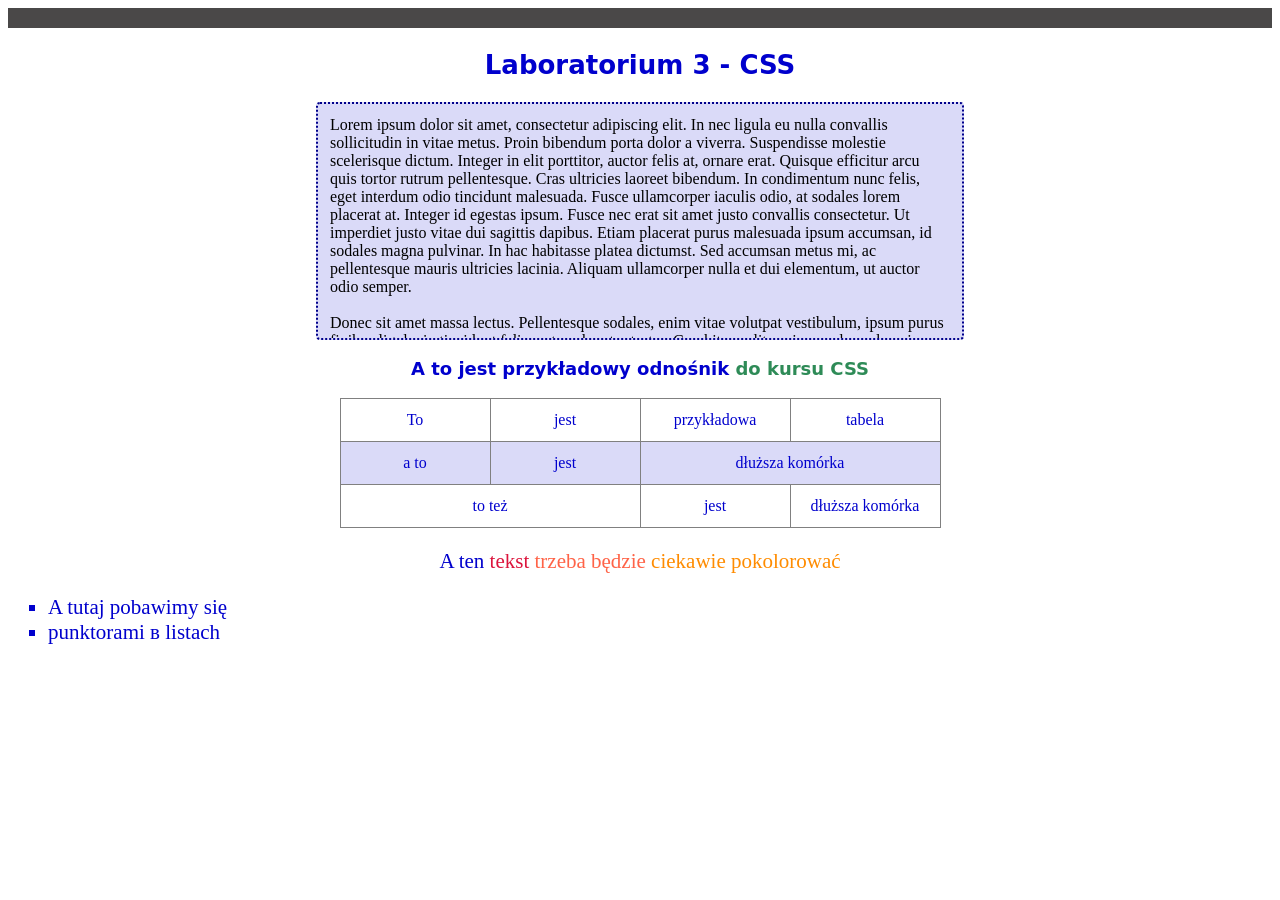
<file: Lab3/index.html>
<!DOCTYPE html>
<html lang="uk">

<head>
    <meta charset="UTF-8">
    <meta name="viewport" content="width=device-width, initial-scale=1.0">
    <title>Personal Project - CSS Styling</title>
    <link rel="stylesheet" href="style.css">
</head>

<body>
    <header class="top-banner">
        <article class="header-content">
        </article>
    </header>

    <main>
        <section class="intro-block">
            <h2 class="lab-title">Laboratorium 3 - CSS</h2>
            <div class="text-wrapper">
                <div class="text-container">
                    Lorem ipsum dolor sit amet, consectetur adipiscing elit. In nec ligula eu nulla
                    convallis sollicitudin in vitae metus. Proin bibendum porta dolor a viverra. Suspendisse molestie
                    scelerisque dictum. Integer in elit porttitor, auctor felis at, ornare erat. Quisque efficitur arcu
                    quis tortor rutrum pellentesque. Cras ultricies laoreet bibendum. In condimentum nunc felis, eget
                    interdum odio tincidunt malesuada. Fusce ullamcorper iaculis odio, at sodales lorem placerat at.
                    Integer id egestas ipsum. Fusce nec erat sit amet justo convallis consectetur. Ut imperdiet justo
                    vitae dui sagittis dapibus. Etiam placerat purus malesuada ipsum accumsan, id sodales magna
                    pulvinar. In hac habitasse platea dictumst. Sed accumsan metus mi, ac pellentesque mauris ultricies
                    lacinia. Aliquam ullamcorper nulla et dui elementum, ut auctor odio semper.
                    <br><br>
                    Donec sit amet massa lectus. Pellentesque sodales, enim vitae volutpat vestibulum, ipsum purus
                    finibus ligula, in tincidunt felis metus pharetra tortor. Curabitur velit sapien, malesuada quis
                    purus viverra, interdum tincidunt metus. Quisque eget vulputate magna. Phasellus ullamcorper tempus
                    turpis, eget ultricies nisl eleifend id. Proin cursus nulla a varius posuere. Mauris ut nulla id
                    lectus posuere feugiat vel sed augue. Ut eget feugiat erat.
                    <br><br>
                    Etiam ultrices diam elit, sit amet vestibulum diam blandit ac. Cras egestas pulvinar diam sit amet
                    suscipit. Integer at felis consequat, rutrum est a, efficitur arcu. Donec lacus libero, tincidunt
                    sed urna sit amet, posuere ultricies sapien. Sed vitae leo ullamcorper, sodales dui at, pharetra ex.
                    Vivamus lobortis nec lorem sit amet egestas. Quisque vehicula semper augue. Fusce ac accumsan risus.
                    Vestibulum ante ipsum primis in faucibus orci luctus et ultrices posuere cubilia curae;
                </div>
            </div>
        </section>

        <section class="course-info">
            <p>A to jest przykładowy odnośnik <a href="https://www.w3schools.com/css/default.asp" target="_blank">do
                    kursu CSS</a></p>
        </section>

        <section class="data-display">
            <table>
                <tbody>
                    <tr>
                        <td>To</td>
                        <td>jest</td>
                        <td>przykładowa</td>
                        <td>tabela</td>
                    </tr>
                    <tr class="bg-blue">
                        <td>a to</td>
                        <td>jest</td>
                        <td colspan="2">dłuższa komórka</td>
                    </tr>
                    <tr>
                        <td colspan="2">to też</td>
                        <td>jest</td>
                        <td>dłuższa komórka</td>
                    </tr>
                </tbody>
            </table>
        </section>

        <div class="text-blue-center">
            <p>A ten <span class="text-danger">tekst</span> <span class="text-warning">trzeba będzie</span> <span
                    class="text-accent">ciekawie pokolorować</span></p>
        </div>
        <ul class="custom-list">
            <li>A tutaj pobawimy się</li>
            <li>punktorami в listach</li>
        </ul>
    </main>
</body>

</html>
</file>
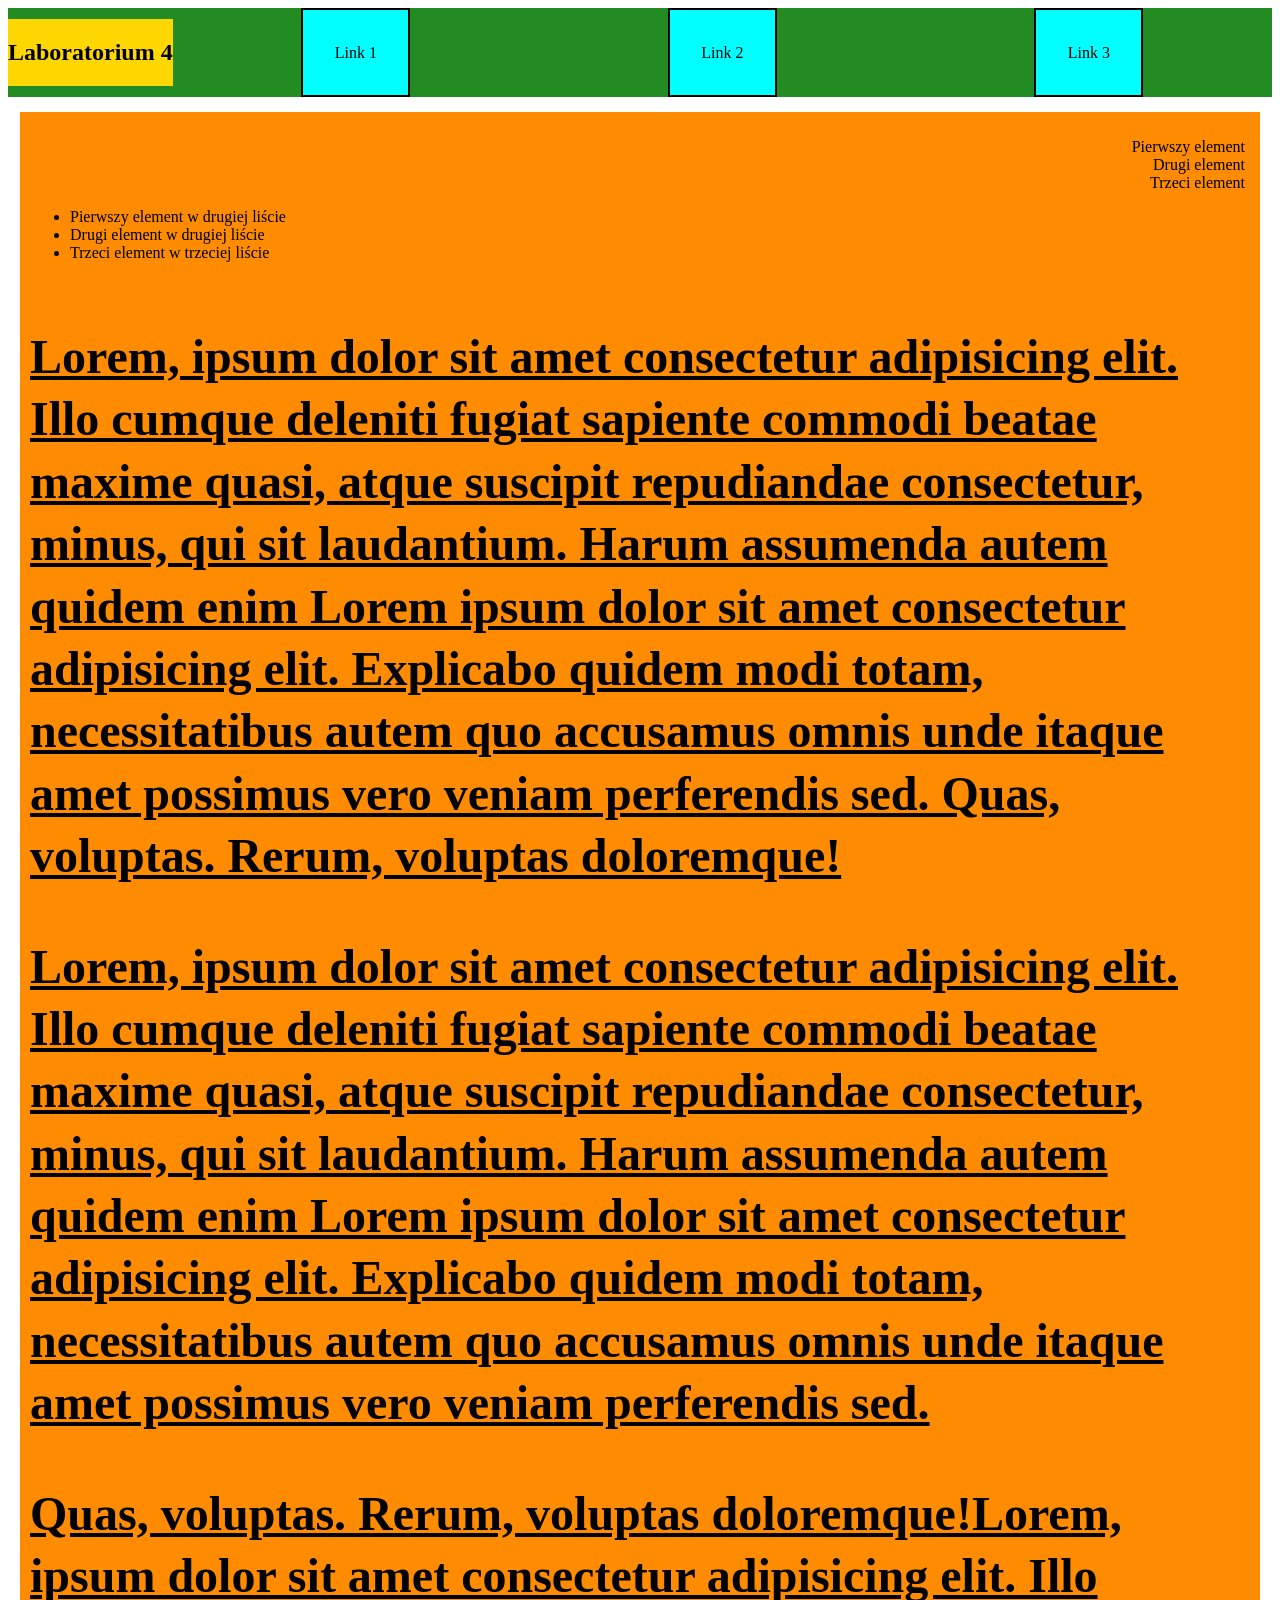
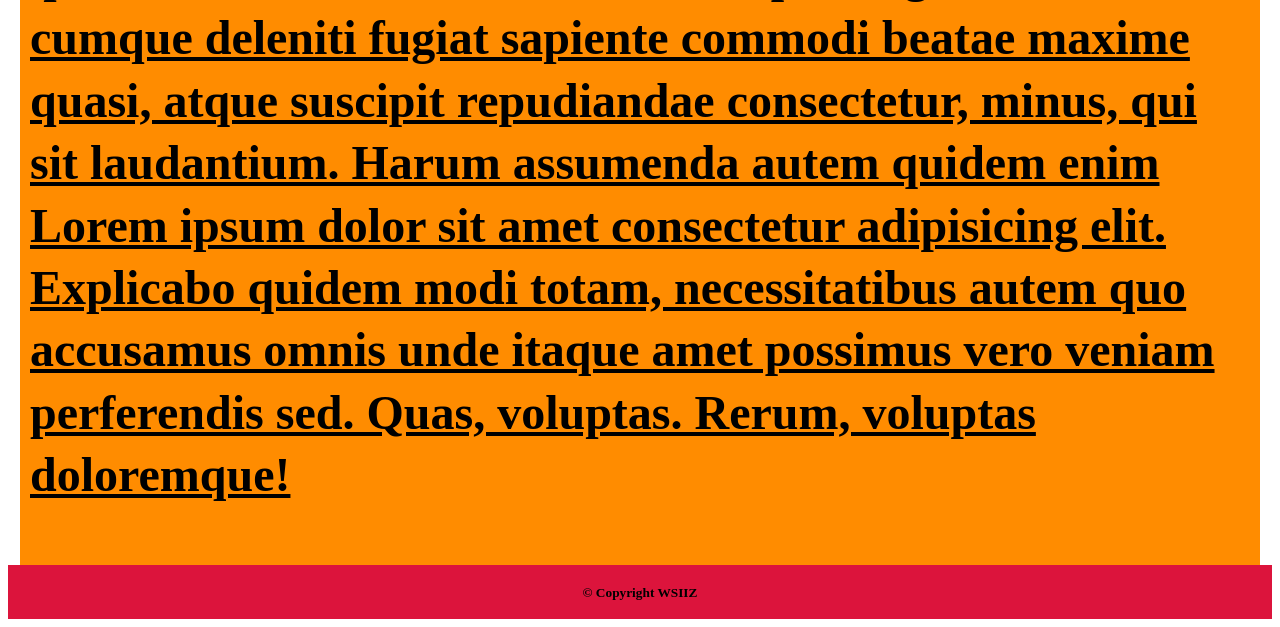
<file: Lab4/index.html>
<!DOCTYPE html>
<html lang="uk">

<head>
    <meta charset="UTF-8">
    <meta name="viewport" content="width=device-width, initial-scale=1.0">
    <title>Lab 4 - Web Layout</title>
    <link rel="stylesheet" href="style.css">
</head>

<body>
    <div id="main-wrapper">
        <header class="site-header">
            <section class="branding">
                <h1>Laboratorium 4</h1>
            </section>
            <nav class="navigation-menu">
                <a href="#" class="nav-link">Link 1</a>
                <a href="#" class="nav-link">Link 2</a>
                <a href="#" class="nav-link">Link 3</a>
            </nav>
        </header>

        <main class="page-body">
            <article class="main-content">
                <div class="lists-group">
                    <ul class="primary-list">
                        <li>Pierwszy element</li>
                        <li>Drugi element</li>
                        <li>Trzeci element</li>
                    </ul>
                    <ul class="secondary-list">
                        <li>Pierwszy element w drugiej liście</li>
                        <li>Drugi element w drugiej liście</li>
                        <li>Trzeci element w trzeciej liście</li>
                    </ul>
                </div>
                
                <section class="text-description">
                    <p>
                        Lorem, ipsum dolor sit amet consectetur adipisicing elit. Illo cumque deleniti fugiat sapiente
                        commodi beatae maxime quasi, atque suscipit repudiandae consectetur, minus, qui sit laudantium.
                        Harum assumenda autem quidem enim Lorem ipsum dolor sit amet consectetur adipisicing elit.
                        Explicabo quidem modi totam, necessitatibus autem quo accusamus omnis unde itaque amet possimus
                        vero veniam perferendis sed. Quas, voluptas. Rerum, voluptas doloremque!
                    </p>
                    <p>
                        Lorem, ipsum dolor sit amet consectetur adipisicing elit. Illo cumque deleniti fugiat sapiente
                        commodi beatae maxime quasi, atque suscipit repudiandae consectetur, minus, qui sit laudantium.
                        Harum assumenda autem quidem enim Lorem ipsum dolor sit amet consectetur adipisicing elit.
                        Explicabo quidem modi totam, necessitatibus autem quo accusamus omnis unde itaque amet possimus
                        vero veniam perferendis sed.
                    </p>
                    <p>
                        Quas, voluptas. Rerum, voluptas doloremque!Lorem, ipsum dolor sit
                        amet consectetur adipisicing elit. Illo cumque deleniti fugiat sapiente
                        commodi beatae maxime quasi, atque suscipit repudiandae consectetur, minus, qui sit laudantium.
                        Harum assumenda autem quidem enim Lorem ipsum dolor sit amet consectetur adipisicing elit.
                        Explicabo quidem modi totam, necessitatibus autem quo accusamus omnis unde itaque amet possimus
                        vero veniam perferendis sed. Quas, voluptas. Rerum, voluptas doloremque!
                    </p>
                </section>
            </article>
        </main>

        <footer class="site-footer">
            <small>&copy; Copyright WSIIZ</small>
        </footer>
    </div>
</body>

</html>
</file>
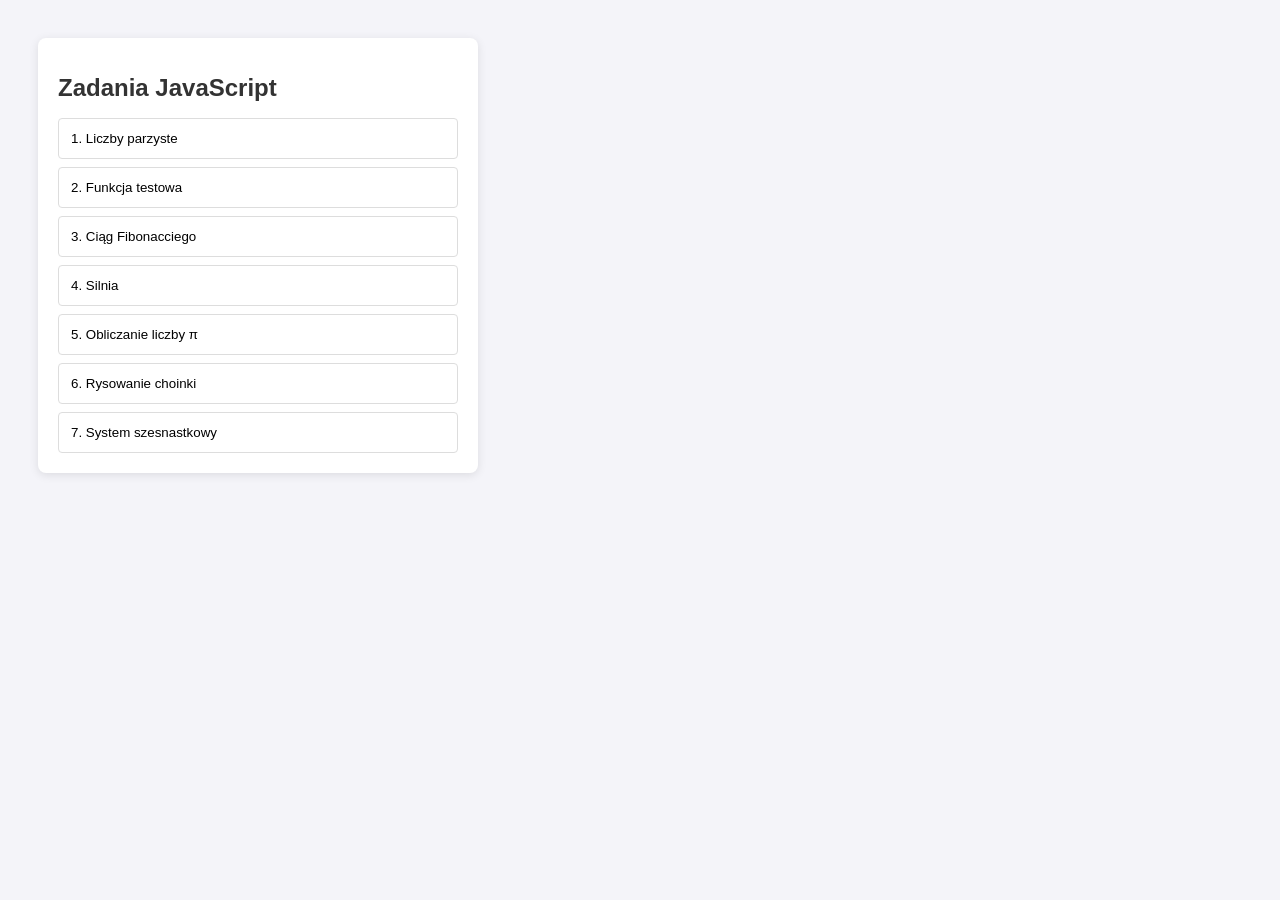
<file: Lab5/index.html>
<!DOCTYPE html>
<html lang="pl">
<head>
    <meta charset="UTF-8">
    <meta name="viewport" content="width=device-width, initial-scale=1.0">
    <title>Skrypty JS</title>
    <style>
        body { font-family: 'Segoe UI', Tahoma, Geneva, Verdana, sans-serif; padding: 30px; background-color: #f4f4f9; }
        .wrapper { max-width: 400px; background: white; padding: 20px; border-radius: 8px; box-shadow: 0 2px 10px rgba(0,0,0,0.1); }
        h1 { font-size: 24px; color: #333; }
        .menu-list { display: flex; flex-direction: column; gap: 8px; }
        button { 
            padding: 12px; 
            border: 1px solid #ddd; 
            background: #fff; 
            cursor: pointer; 
            text-align: left; 
            transition: 0.2s;
            border-radius: 4px;
        }
        button:hover { background: #007bff; color: white; border-color: #007bff; }
    </style>
</head>
<body>

    <div class="wrapper">
        <h1>Zadania JavaScript</h1>
        <div class="menu-list">
            <button onclick="runEvenNumbers()">1. Liczby parzyste</button>
            <button onclick="runTest()">2. Funkcja testowa</button>
            <button onclick="runFibonacci()">3. Ciąg Fibonacciego</button>
            <button onclick="runFactorial()">4. Silnia</button>
            <button onclick="runPiCalc()">5. Obliczanie liczby π</button>
            <button onclick="runTree()">6. Rysowanie choinki</button>
            <button onclick="runHex()">7. System szesnastkowy</button>
        </div>
    </div>

    <script>
        function runEvenNumbers() {
            let a = parseInt(prompt("Podaj początek zakresu:", "0"));
            let b = parseInt(prompt("Podaj koniec zakresu:", "20"));
            let wynik = [];
            for (let i = a; i <= b; i++) {
                if (i % 2 === 0) wynik.push(i);
            }
            console.log("Liczby parzyste:", wynik);
        }

        function runTest() {
            console.log("Witaj JS!");
        }

        function runFibonacci() {
            let n = parseInt(prompt("Ile liczb ciągu Fibonacciego wyświetlić?", "10"));
            let wynik = [];
            for (let i = 0; i < n; i++) {
                if (i === 0) wynik.push(0);
                else if (i === 1) wynik.push(1);
                else wynik.push(wynik[i - 1] + wynik[i - 2]);
            }
            console.log("Ciąg Fibonacciego:", wynik);
        }

        function silnia(n) {
            if (n === 0 || n === 1) return 1;
            return n * silnia(n - 1);
        }

        function runFactorial() {
            let n = parseInt(prompt("Podaj liczbę:", "5"));
            console.log("Silnia wynosi:", silnia(n));
        }

        function runPiCalc() {
            let n = parseInt(prompt("Podaj liczbę iteracji:", "100"));
            let suma = 0;
            for (let i = 0; i < n; i++) {
                let mianownik = 2 * i + 1;
                if (i % 2 === 0) suma += 1 / mianownik;
                else suma -= 1 / mianownik;
            }
            console.log("Wynik y = 4 * suma:", 4 * suma);
        }

        function runTree() {
            let n = parseInt(prompt("Podaj wysokość choinki:", "5"));
            console.clear();
            for (let i = 1; i <= n; i++) {
                let spacje = " ".repeat(n - i);
                let gwiazdki = "*".repeat(2 * i - 1);
                console.log(spacje + gwiazdki);
            }
        }

        function runHex() {
            let n = parseInt(prompt("Podaj liczbę dziesiętną:", "255"));
            if (n === 0) {
                console.log("0");
                return;
            }
            let znaki = "0123456789ABCDEF";
            let wynik = "";
            let temp = n;
            while (temp > 0) {
                let reszta = temp % 16;
                wynik = znaki[reszta] + wynik;
                temp = Math.floor(temp / 16);
            }
            console.log("Wartość HEX:", wynik);
        }
    </script>
</body>
</html>
</file>
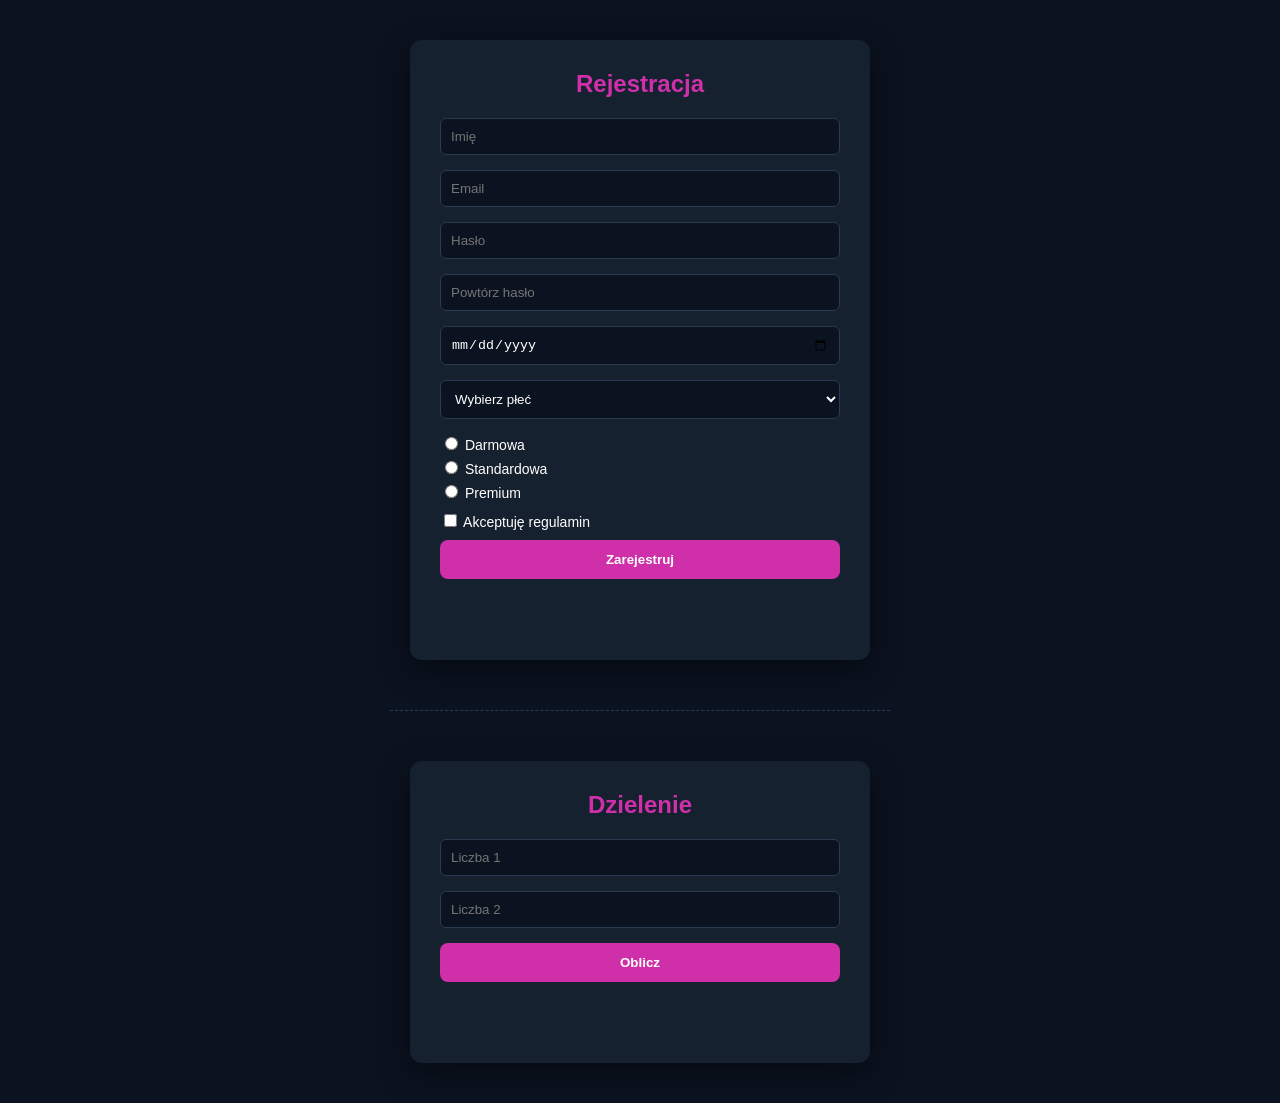
<file: Lab7/index.html>
<!DOCTYPE html>
<html lang="pl">
<head>
    <meta charset="UTF-8">
    <meta name="viewport" content="width=device-width, initial-scale=1.0">
    <title>Laboratorium 7 - Formularz i Operacje</title>
    <style>
        body {
            background: #0b1320;
            color: white;
            font-family: 'Segoe UI', sans-serif;
            display: flex;
            flex-direction: column;
            align-items: center;
            padding: 40px 20px;
            margin: 0;
            gap: 50px;
        }

        .section-box {
            background: #162130;
            padding: 30px;
            border-radius: 12px;
            box-shadow: 0 10px 30px rgba(0,0,0,0.5);
            width: 100%;
            max-width: 400px;
        }

        h2 {
            text-align: center;
            margin-top: 0;
            color: #cf30aa;
        }

        .form-group {
            margin-bottom: 15px;
            display: flex;
            flex-direction: column;
        }

        input[type="text"], 
        input[type="password"], 
        input[type="date"], 
        select {
            padding: 10px;
            border-radius: 6px;
            border: 1px solid #2a3a50;
            background: #0b1320;
            color: white;
            outline: none;
        }

        input:focus {
            border-color: #cf30aa;
        }

        .radio-group, .checkbox-group {
            font-size: 14px;
            margin: 10px 0;
            display: flex;
            flex-direction: column;
            gap: 5px;
        }

        .btn {
            width: 100%;
            padding: 12px;
            background: #cf30aa;
            border: none;
            border-radius: 8px;
            color: white;
            cursor: pointer;
            font-weight: bold;
            transition: 0.3s;
        }

        .btn:hover {
            background: #e639bc;
        }

        #out-reg, #out-div {
            margin-top: 15px;
            text-align: center;
            font-weight: bold;
            min-height: 20px;
        }

        .divider {
            width: 100%;
            max-width: 500px;
            border-bottom: 1px dashed #2a3a50;
        }
    </style>
</head>
<body>

    <div class="section-box">
        <h2>Rejestracja</h2>
        <div class="form-group">
            <input type="text" id="user" placeholder="Imię">
        </div>
        <div class="form-group">
            <input type="text" id="email" placeholder="Email">
        </div>
        <div class="form-group">
            <input type="password" id="pass" placeholder="Hasło">
        </div>
        <div class="form-group">
            <input type="password" id="pass2" placeholder="Powtórz hasło">
        </div>
        <div class="form-group">
            <input type="date" id="bday">
        </div>
        <div class="form-group">
            <select id="gender">
                <option value="">Wybierz płeć</option>
                <option>Mężczyzna</option>
                <option>Kobieta</option>
                <option>Inna</option>
            </select>
        </div>
        <div class="radio-group">
            <label><input type="radio" name="ver" value="Darmowa"> Darmowa</label>
            <label><input type="radio" name="ver" value="Standardowa"> Standardowa</label>
            <label><input type="radio" name="ver" value="Premium"> Premium</label>
        </div>
        <div class="checkbox-group">
            <label><input type="checkbox" id="terms"> Akceptuję regulamin</label>
        </div>
        <button class="btn" onclick="processRegistration()">Zarejestruj</button>
        <p id="out-reg"></p>
    </div>

    <div class="divider"></div>

    <div class="section-box">
        <h2>Dzielenie</h2>
        <div class="form-group">
            <input type="text" id="num1" placeholder="Liczba 1">
        </div>
        <div class="form-group">
            <input type="text" id="num2" placeholder="Liczba 2">
        </div>
        <button class="btn" onclick="processDivision()">Oblicz</button>
        <p id="out-div"></p>
    </div>

    <script>
        function processRegistration() {
            const user = document.getElementById('user').value.trim();
            const email = document.getElementById('email').value.trim();
            const pass = document.getElementById('pass').value;
            const pass2 = document.getElementById('pass2').value;
            const bday = document.getElementById('bday').value;
            const terms = document.getElementById('terms').checked;
            const ver = document.querySelector('input[name="ver"]:checked');
            const out = document.getElementById('out-reg');

            const err = [];

            if (!user) err.push("Wpisz imię");
            if (!email.includes("@")) err.push("Błędny email");
            if (pass.length < 8) err.push("Hasło za krótkie");
            if (pass !== pass2) err.push("Hasła się różnią");

            if (bday) {
                const bDate = new Date(bday);
                const today = new Date();
                let age = today.getFullYear() - bDate.getFullYear();
                if (today.getMonth() < bDate.getMonth() || (today.getMonth() === bDate.getMonth() && today.getDate() < bDate.getDate())) {
                    age--;
                }
                if (age < 18) err.push("Wymagane 18 lat");
            } else {
                err.push("Podaj datę");
            }

            if (!terms) err.push("Zaznacz regulamin");
            if (!ver) err.push("Wybierz wersję");

            if (err.length > 0) {
                out.style.color = "#ff4d4d";
                out.textContent = err.join(", ");
            } else {
                out.style.color = "#4dff88";
                out.textContent = "Zarejestrowano pomyślnie!";
            }
        }

        function processDivision() {
            const out = document.getElementById('out-div');
            try {
                const a = parseFloat(document.getElementById('num1').value);
                const b = parseFloat(document.getElementById('num2').value);

                if (isNaN(a) || isNaN(b)) throw new Error("Wpisz poprawne liczby");
                if (b === 0) throw new Error("Nie dziel przez zero");

                out.style.color = "white";
                out.textContent = `${a} / ${b} = ${(a / b).toFixed(2)}`;
            } catch (e) {
                out.style.color = "#ff4d4d";
                out.textContent = e.message;
            }
        }
    </script>
</body>
</html>
</file>
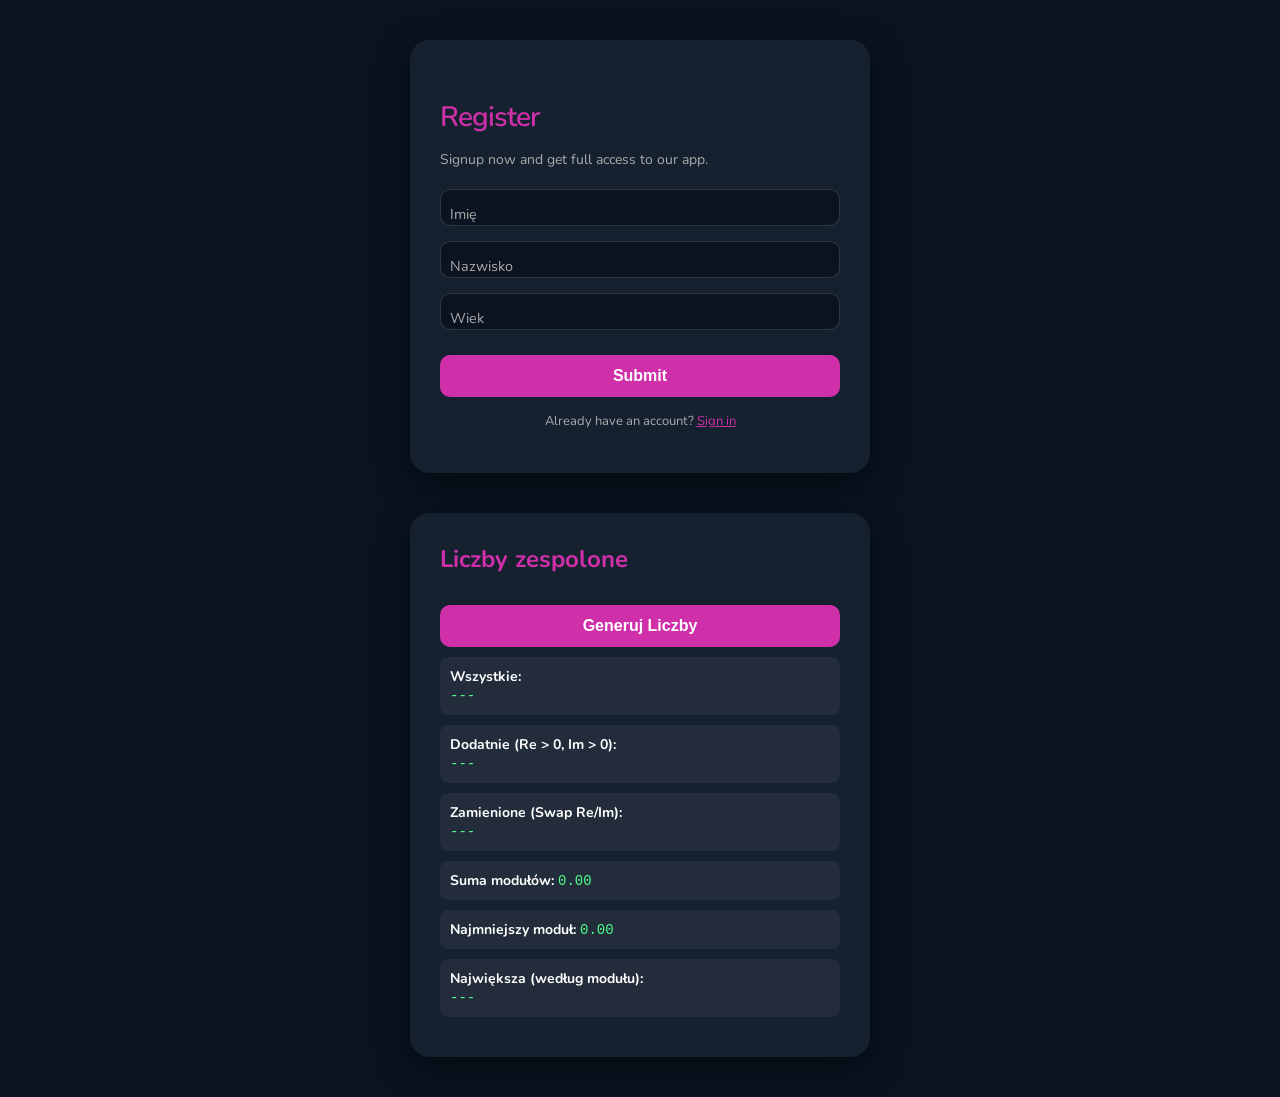
<file: lab8/index.html>
<!DOCTYPE html>
<html lang="pl">
<head>
    <meta charset="UTF-8">
    <meta name="viewport" content="width=device-width, initial-scale=1.0">
    <title>Laboratorium 8 - Formularz i Liczby Zespolone</title>
    <link href="https://fonts.googleapis.com/css2?family=Nunito:wght@300;400;600;700&display=swap" rel="stylesheet">
    <style>
        :root {
            --primary: #cf30aa;
            --bg: #0b1320;
            --card-bg: #162130;
            --text: #ffffff;
            --input-bg: #0b1320;
        }

        body {
            font-family: 'Nunito', sans-serif;
            background-color: var(--bg);
            color: var(--text);
            display: flex;
            flex-direction: column;
            align-items: center;
            gap: 40px;
            padding: 40px 20px;
            margin: 0;
        }

        /* Styl formularza */
        .form, .box {
            background-color: var(--card-bg);
            padding: 30px;
            border-radius: 20px;
            box-shadow: 0 10px 30px rgba(0,0,0,0.5);
            width: 100%;
            max-width: 400px;
            position: relative;
        }

        .title {
            font-size: 28px;
            font-weight: 600;
            letter-spacing: -1px;
            color: var(--primary);
            margin-bottom: 10px;
        }

        .message {
            color: #aaa;
            font-size: 14px;
            margin-bottom: 20px;
        }

        .flex {
            display: flex;
            width: 100%;
            gap: 10px;
            margin-bottom: 15px;
        }

        .form label {
            position: relative;
            width: 100%;
        }

        .form label .input {
            width: 100%;
            background-color: var(--input-bg);
            color: white;
            padding: 15px 10px 5px 10px;
            outline: 0;
            border: 1px solid rgba(105, 105, 105, 0.397);
            border-radius: 10px;
            box-sizing: border-box;
        }

        .form label .input + span {
            position: absolute;
            left: 10px;
            top: 15px;
            color: #aaa;
            font-size: 0.9em;
            cursor: text;
            transition: 0.3s ease;
        }

        .form label .input:placeholder-shown + span {
            top: 15px;
            font-size: 0.9em;
        }

        .form label .input:focus + span,
        .form label .input:not(:placeholder-shown) + span {
            top: 5px;
            font-size: 0.7em;
            font-weight: 600;
            color: var(--primary);
        }

        .submit, .box button {
            border: none;
            outline: none;
            background-color: var(--primary);
            padding: 12px;
            border-radius: 10px;
            color: #fff;
            font-size: 16px;
            font-weight: bold;
            transform: .3s ease;
            width: 100%;
            cursor: pointer;
            margin-top: 10px;
        }

        .submit:hover, .box button:hover {
            background-color: #e639bc;
        }

        /* Styl sekcji liczb zespolonych */
        .box h2 {
            margin-top: 0;
            color: var(--primary);
        }

        .box p {
            background: rgba(255, 255, 255, 0.05);
            padding: 10px;
            border-radius: 8px;
            font-size: 14px;
            margin: 10px 0;
        }

        .box span {
            color: #4dff88;
            font-family: monospace;
        }

        /* Popup */
        #popup {
            display: none;
            position: fixed;
            top: 50%;
            left: 50%;
            transform: translate(-50%, -50%);
            background: #fff;
            color: #333;
            padding: 25px;
            border-radius: 15px;
            box-shadow: 0 0 50px rgba(0,0,0,0.8);
            z-index: 1000;
            min-width: 300px;
        }

        #popup b { color: var(--primary); }
        
        .close-btn {
            margin-top: 15px;
            background: #333;
            color: white;
            border: none;
            padding: 8px 15px;
            border-radius: 5px;
            cursor: pointer;
        }

        .overlay {
            display: none;
            position: fixed;
            top: 0; left: 0; width: 100%; height: 100%;
            background: rgba(0,0,0,0.7);
            z-index: 999;
        }
    </style>
</head>
<body>

    <!-- Popup i Overlay -->
    <div id="overlay" class="overlay" onclick="zamknijPopup()"></div>
    <div id="popup">
        <h2>Wynik rejestracji</h2>
        <div id="popupContent"></div>
        <button class="close-btn" onclick="zamknijPopup()">Zamknij</button>
    </div>

    <!-- Formularz -->
    <form class="form" id="formularz">
        <p class="title">Register</p>
        <p class="message">Signup now and get full access to our app.</p>
        
        <div class="flex">
            <label>
                <input type="text" id="imie" class="input" placeholder=" " required="">
                <span>Imię</span>
            </label>
        </div>

        <div class="flex">
            <label>
                <input class="input" type="text" id="nazwisko" placeholder=" " required="">
                <span>Nazwisko</span>
            </label>
        </div>

        <div class="flex">
            <label>
                <input class="input" type="number" id="wiek" placeholder=" " required="">
                <span>Wiek</span>
            </label>
        </div>

        <button class="submit" type="submit">Submit</button>
        <p style="text-align: center; font-size: 13px; color: #aaa; margin-top: 15px;">Already have an account? <a href="#" style="color: var(--primary);">Sign in</a></p>
    </form>

    <!-- Sekcja Liczb Zespolonych -->
    <div class="box">
        <h2>Liczby zespolone</h2>
        <button onclick="uruchom()">Generuj Liczby</button>

        <p><b>Wszystkie:</b><br><span id="all">---</span></p>
        <p><b>Dodatnie (Re > 0, Im > 0):</b><br><span id="positive">---</span></p>
        <p><b>Zamienione (Swap Re/Im):</b><br><span id="swapped">---</span></p>
        <p><b>Suma modułów:</b> <span id="sum">0.00</span></p>
        <p><b>Najmniejszy moduł:</b> <span id="min">0.00</span></p>
        <p><b>Największa (według modułu):</b> <br><span id="max">---</span></p>
    </div>

    <script>
        // --- FUNKCJE POPUP ---
        function pokazPopup(tresc) {
            document.getElementById("popupContent").innerHTML = tresc;
            document.getElementById("popup").style.display = "block";
            document.getElementById("overlay").style.display = "block";
        }

        function zamknijPopup() {
            document.getElementById("popup").style.display = "none";
            document.getElementById("overlay").style.display = "none";
        }

        // --- OBSŁUGA FORMULARZA ---
        document.getElementById("formularz").addEventListener("submit", function (e) {
            e.preventDefault();

            const osoba = {
                imie: document.getElementById("imie").value,
                nazwisko: document.getElementById("nazwisko").value,
                wiek: Number(document.getElementById("wiek").value)
            };

            pokazPopup(`
                <b>Obiekt:</b> ${JSON.stringify(osoba)} <br><br>
                <b>Dane:</b> ${osoba.imie} ${osoba.nazwisko}, ${osoba.wiek} lat <br><br>
                <b>JSON:</b> <small>${JSON.stringify(osoba)}</small>
            `);
        });

        // --- KLASA I LOGIKA LICZB ZESPOLONYCH ---
        class ComplexNumber {
            constructor(real, imaginary) {
                this.real = real;
                this.imaginary = imaginary;
            }

            wypisz() {
                const znak = this.imaginary >= 0 ? "+" : "-";
                return `${this.real} ${znak} ${Math.abs(this.imaginary)}i`;
            }

            module() {
                return Math.sqrt(this.real ** 2 + this.imaginary ** 2);
            }
        }

        function generujLiczby(n) {
            const arr = [];
            for (let i = 0; i < n; i++) {
                const real = Math.floor(Math.random() * 21) - 10;
                const imag = Math.floor(Math.random() * 21) - 10;
                arr.push(new ComplexNumber(real, imag));
            }
            return arr;
        }

        function uruchom() {
            const liczby = generujLiczby(5);

            // Wszystkie
            document.getElementById("all").innerHTML =
                liczby.map(l => l.wypisz()).join(", ");

            // Filter
            const dodatnie = liczby.filter(l => l.real > 0 && l.imaginary > 0);
            document.getElementById("positive").innerHTML =
                dodatnie.length > 0 ? dodatnie.map(l => l.wypisz()).join(", ") : "Brak";

            // Map (zamiana Re i Im)
            const zamienione = liczby.map(l => new ComplexNumber(l.imaginary, l.real));
            document.getElementById("swapped").innerHTML =
                zamienione.map(l => l.wypisz()).join(", ");

            // Reduce - Suma modułów
            const suma = liczby.reduce((acc, l) => acc + l.module(), 0);
            document.getElementById("sum").innerText = suma.toFixed(2);

            // Reduce - Min moduł
            const min = liczby.reduce((m, l) =>
                l.module() < m ? l.module() : m,
                liczby[0].module()
            );
            document.getElementById("min").innerText = min.toFixed(2);

            // Reduce - Max (zwraca obiekt)
            const max = liczby.reduce((m, l) =>
                l.module() > m.module() ? l : m
            );
            document.getElementById("max").innerText = max.wypisz();
        }
    </script>
</body>
</html>
</file>
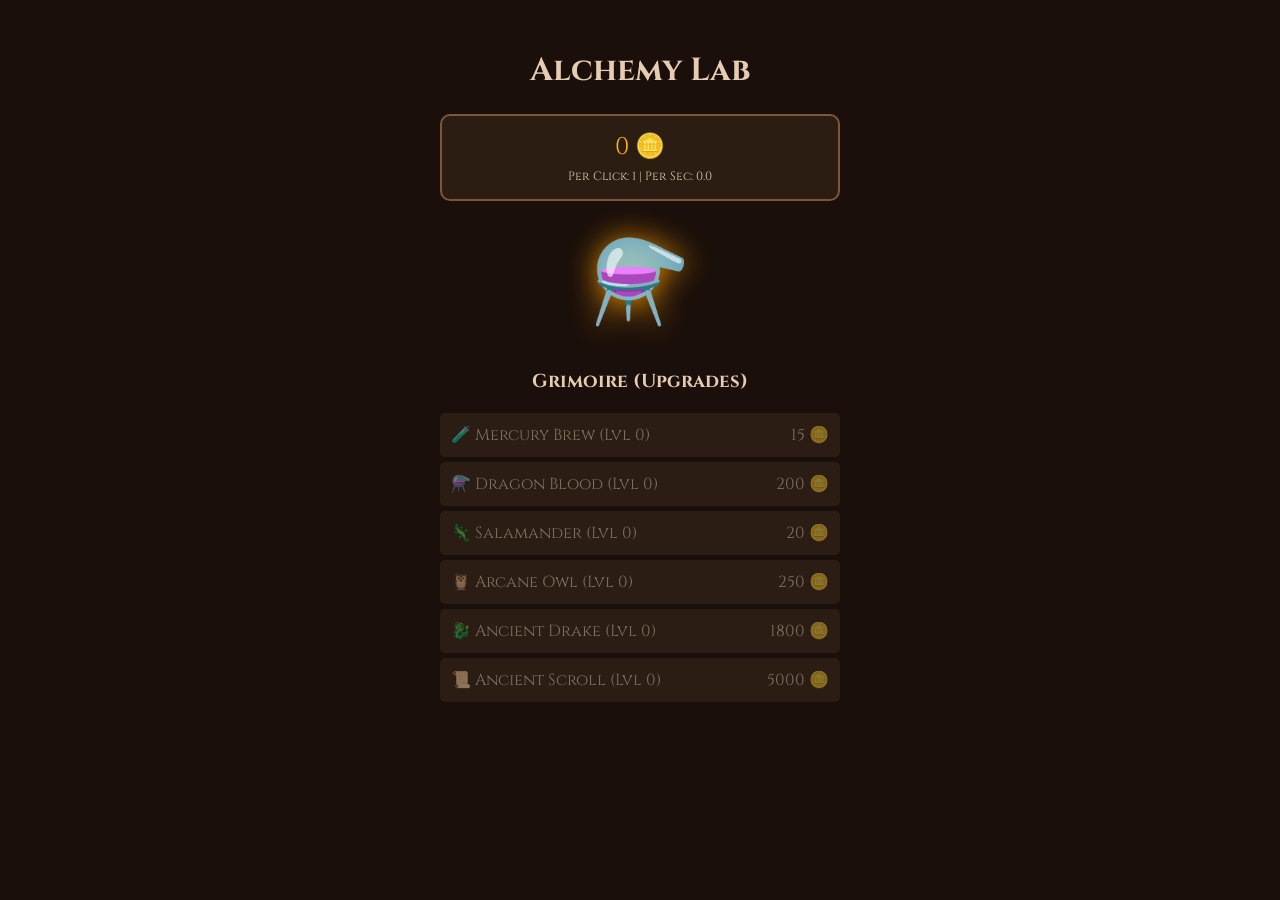
<file: Lab9/index.html>
<!DOCTYPE html>
<html>
<head>
    <link href="https://fonts.googleapis.com/css2?family=Cinzel:wght@400;700&display=swap" rel="stylesheet">
    <style>
        body { 
            background: #1a0f0a; color: #e6ccb2; 
            font-family: 'Cinzel', serif; display: flex; justify-content: center;
        }
        .game-container { width: 400px; text-align: center; padding: 20px; }
        #cauldron { 
            font-size: 80px; cursor: pointer; transition: 0.1s; 
            filter: drop-shadow(0 0 15px #ff9d00); margin: 30px 0;
        }
        .stats { background: #2b1d12; padding: 15px; border-radius: 10px; border: 2px solid #7f5539; }
        .shop-item { 
            display: flex; justify-content: space-between; 
            padding: 10px; margin: 5px 0; background: #3d2b1f; 
            border-radius: 5px; cursor: pointer; border: 1px solid transparent;
        }
        .shop-item:hover { border-color: #ede0d4; }
        .poor { opacity: 0.5; }
        .maxed { background: #7f5539; color: #fff; cursor: default; }
        .gold { color: #ffb703; font-size: 24px; }
    </style>
</head>
<body>
    <div class="game-container">
        <h1>Alchemy Lab</h1>
        <div class="stats">
            <div class="gold"><span id="gold-display">0</span> 🪙</div>
            <div style="font-size: 12px; margin-top: 5px;">
                Per Click: <span id="cpc-val">1</span> | Per Sec: <span id="cps-val">0</span>
            </div>
        </div>
        
        <div id="cauldron">⚗️</div>
        
        <h3>Grimoire (Upgrades)</h3>
        <div id="shop"></div>
    </div>
    <script src="main.js"></script>
</body>
</html>
</file>
<file: Lab3/style.css>
.top-banner h1 {
    line-height: 1.1;
    font-family: system-ui, -apple-system, sans-serif;
    font-size: 32px;
    color: #fdfdfd;
    margin: 0;
  }
  
  .top-banner {
    display: flex;
    align-items: center;
    text-align: center;
    justify-content: center;
    background-color: #4a4848;
    gap: 15px;
    padding: 10px 0;
  }
  
  .lab-title {
    color: #0000cd;
    line-height: 1.2;
    font-family: system-ui, -apple-system, sans-serif;
    font-size: 26px;
    text-align: center;
    font-weight: 700;
  }
  
  .course-info p {
    color: #0000cd;
    line-height: 1.2;
    font-family: system-ui, -apple-system, sans-serif;
    font-size: 18px;
    text-align: center;
    font-weight: 600;
  }
  
  .course-info a {
    color: #2e8b57;
    text-decoration: none;
  }
  
  .course-info a:hover {
    text-decoration: underline;
  }
  
  .text-container {
    max-width: 620px;
    height: 210px;
    border: 2px dotted #00008b;
    padding: 12px;
    background-color: rgba(70, 70, 220, 0.2);
    overflow-y: auto;
    border-radius: 4px;
  }
  
  .text-wrapper {
    display: flex;
    align-items: center;
    justify-content: center;
    margin: 15px 0;
  }
  
  table {
    border-collapse: collapse;
    margin: 0 auto;
  }
  
  td {
    border: 1px solid #808080;
    padding: 12px;
    text-align: center;
    color: #0000cd;
    width: 125px;
  }
  
  .bg-blue {
    background-color: rgba(70, 70, 220, 0.2);
  }
  
  .text-blue-center {
    color: #0000cd;
    text-align: center;
    font-size: 21px;
  }
  
  .text-danger {
    color: #dc143c;
  }
  
  .text-warning {
    color: #ff6347;
  }
  
  .text-accent {
    color: #ff8c00;
  }
  
  .custom-list,
  ul,
  li {
    color: #0000cd;
    list-style-type: square;
    font-size: 21px;
  }
</file>
<file: Lab4/style.css>
.branding {
    background-color: #ffd700;
  }
  
  .site-header {
    display: flex;
    align-items: center;
    position: sticky;
    top: 0;
    z-index: 100;
    background-color: #228b22;
  }
  
  .navigation-menu {
    display: flex;
    justify-content: space-around;
    align-items: center;
    flex-grow: 1;
  }
  
  .nav-link {
    background-color: #00ffff;
    width: 105px;
    height: 85px;
    display: flex;
    align-items: center;
    justify-content: center;
    border: 2px solid #000;
    text-decoration: none;
    color: #000;
  }
  
  .page-body {
    display: flex;
    justify-content: center;
  }
  
  .main-content {
    width: 1220px;
    display: flex;
    flex-direction: column;
    background-color: #ff8c00;
    margin-top: 15px;
    padding: 10px;
  }
  
  .primary-list {
    display: flex;
    flex-direction: column;
    list-style: none;
  }
  
  .primary-list li {
    text-align: end;
    padding-right: 5px;
  }
  
  .text-description p {
    font-size: 48px;
    font-weight: 800;
    text-decoration: underline;
    line-height: 1.3;
  }
  
  .site-footer {
    background-color: #dc143c;
    text-align: center;
    padding: 18px 0;
    font-weight: bold;
  }
</file>
